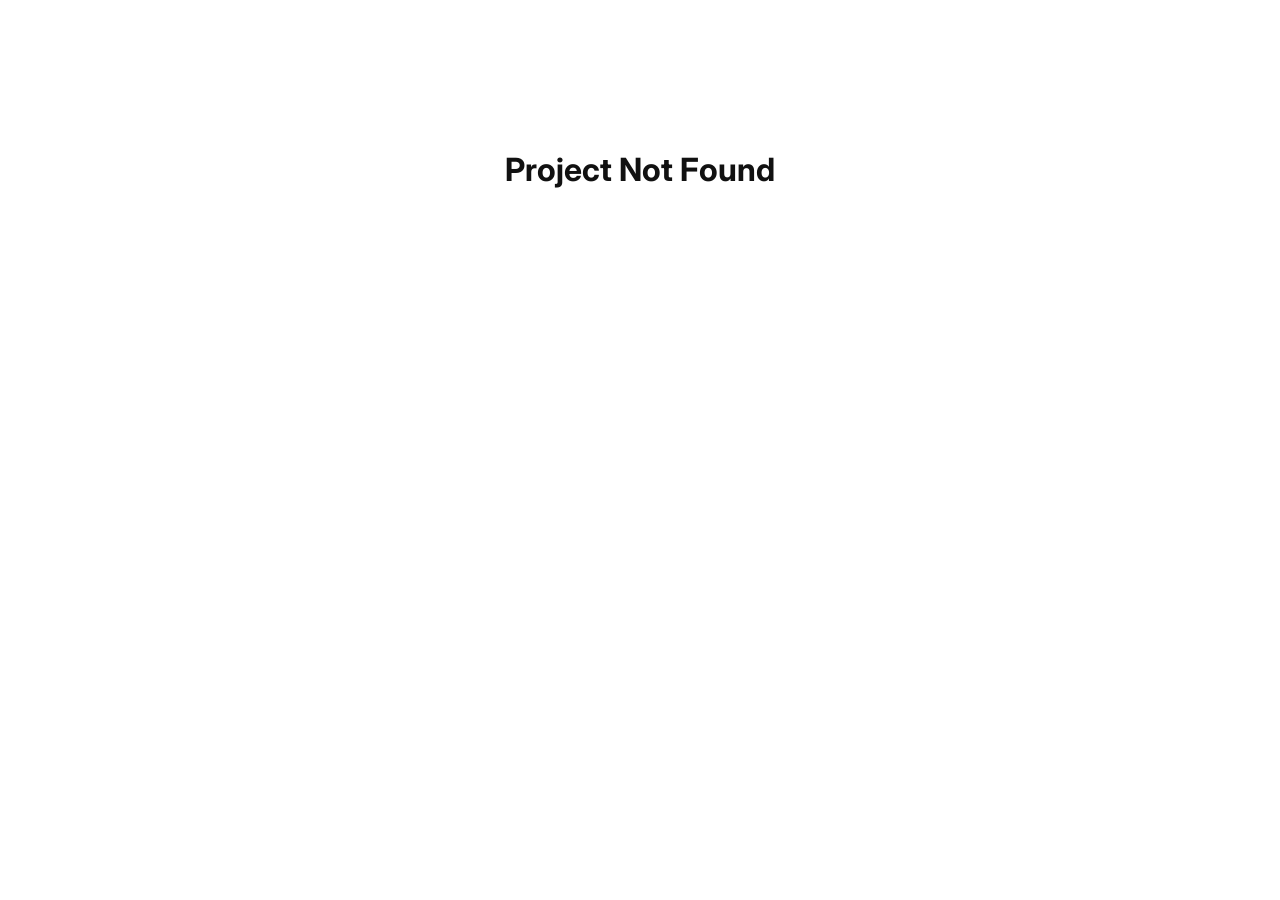
<file: project-details.html>
<!DOCTYPE html>
<html lang="en">

<head>

  <meta charset="UTF-8"/>

  <meta
    name="viewport"
    content="width=device-width, initial-scale=1.0"
  />

  <title>Project Details | CROWN BUILDER</title>

  <!-- GOOGLE FONT -->

  <link rel="preconnect" href="https://fonts.googleapis.com">

  <link
    href="https://fonts.googleapis.com/css2?family=Inter:wght@300;400;500;600;700;800&display=swap"
    rel="stylesheet"
  >

  <!-- FONT AWESOME -->

  <link
    rel="stylesheet"
    href="https://cdnjs.cloudflare.com/ajax/libs/font-awesome/6.5.2/css/all.min.css"
  />

  <!-- CSS -->

  <link rel="stylesheet" href="style.css"/>

</head>

<body>

  <!-- NAVBAR -->

  <header class="navbar">

    <div class="logo">

      <img
        src="./assets/logo.png"
        alt="logo"
      >

      <div>

        <h2>CROWN</h2>
        <span>BUILDER</span>

      </div>

    </div>

    <nav id="navMenu">

      <a href="index.html">Home</a>

      <a href="projects.html">Projects</a>

      <a href="form.html">Contact</a>

    </nav>

    <div class="nav-right">

      <button
        class="gold-btn"
        onclick="window.location.href='form.html'"
      >

        Contact Us

      </button>

      <div class="menu-toggle" id="menuToggle">

        <i class="fa-solid fa-bars"></i>

      </div>

    </div>

  </header>

  <!-- HERO -->

  <section class="project-details-hero">

    <div class="project-details-overlay"></div>

    <div
      class="project-details-content"
      id="projectHeroContent"
    ></div>

  </section>

  <!-- DETAILS -->

  <section class="project-details-page section-spacing">

    <!-- PROJECT INFO -->

    <div
      class="project-info"
      id="projectInfo"
    ></div>

    <!-- PROJECT GALLERY -->

    <div
      class="project-gallery"
      id="projectGallery"
    ></div>

  </section>

  <!-- FOOTER -->

  <footer>

    <div class="footer-grid">

      <div>

        <div class="footer-logo">

          <img
            src="./assets/logo.png"
            alt="logo"
          >

          <div>

            <h3>CROWN</h3>
            <span>BUILDER</span>

          </div>

        </div>

        <p>

          Premium construction company specializing
          in modern house construction, interior
          and exterior design.

        </p>

      </div>

      <!-- LINKS -->

      <div>

        <h4>Quick Links</h4>

        <a href="index.html">Home</a>

        <a href="projects.html">Projects</a>

        <a href="form.html">Contact</a>

      </div>

      <!-- SERVICES -->

      <div>

        <h4>Services</h4>

        <a href="#">Construction</a>

        <a href="#">Interior Design</a>

        <a href="#">Exterior Design</a>

      </div>

      <!-- CONTACT -->

      <div>

        <h4>Contact</h4>

        <p>+91 7675830896</p>

        <p>crownbuilder896@gmail.com</p>

        <p>

          S.V.P. Colony,
          Vasundra Nagar,
          Tiruchanur,
          Tirupati,
          Andhra Pradesh

        </p>

        <p>Pincode: 517503</p>

      </div>

    </div>

  </footer>

  <!-- GSAP -->

  <script src="https://cdnjs.cloudflare.com/ajax/libs/gsap/3.12.5/gsap.min.js"></script>

  <!-- JS -->

  <script src="project-details.js"></script>

</body>

</html>
</file>
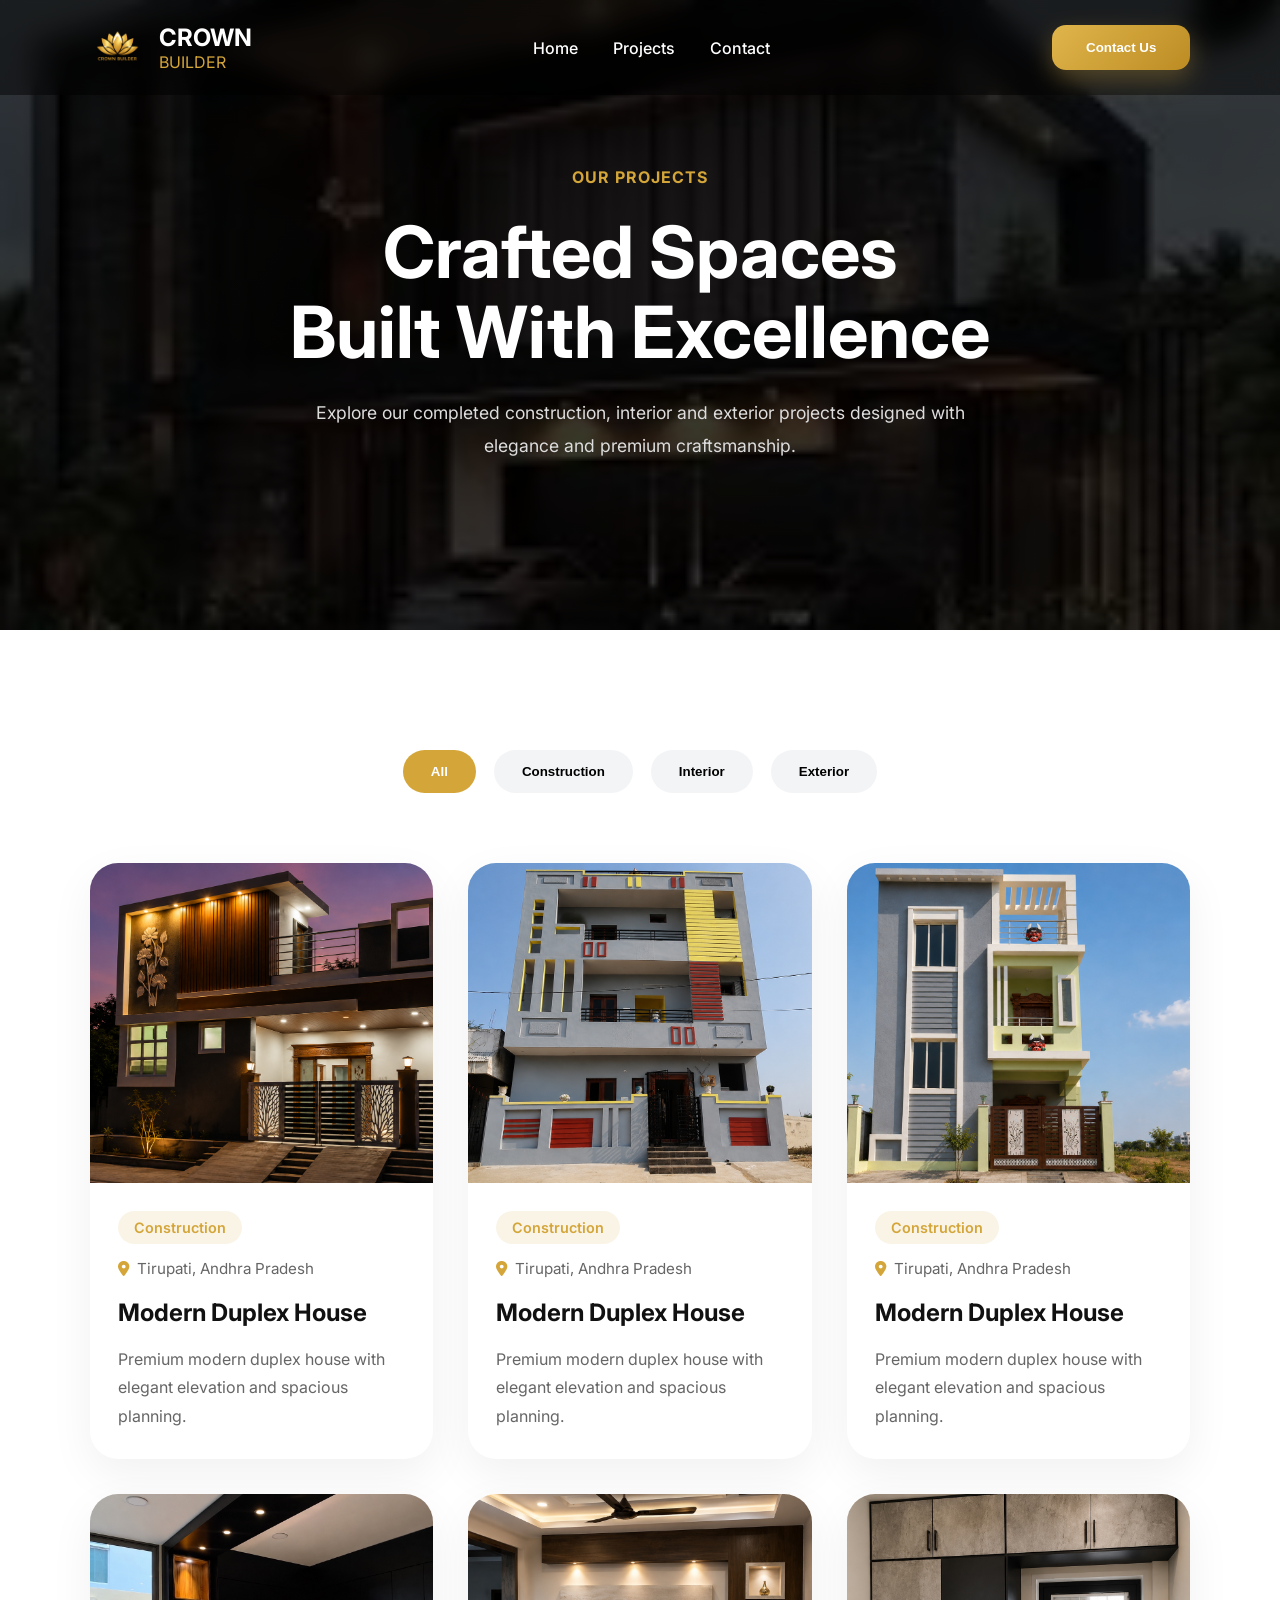
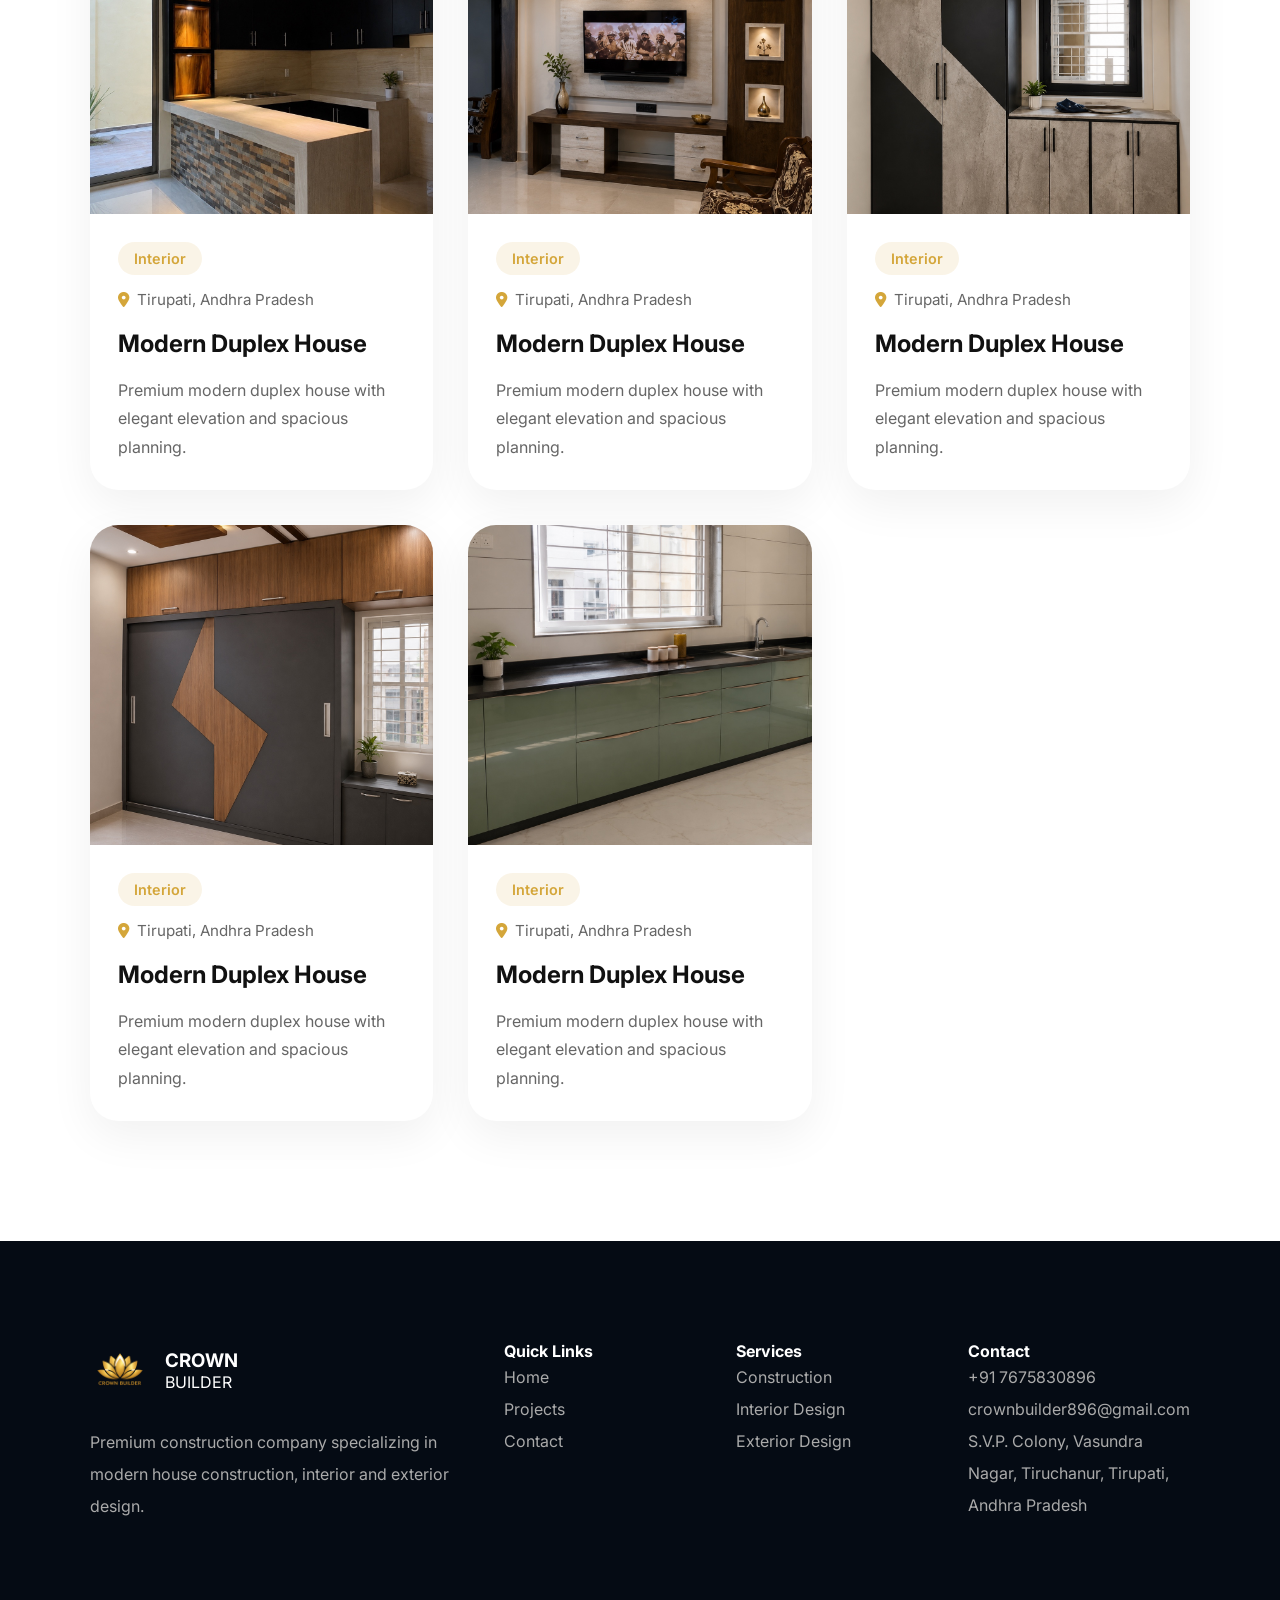
<file: projects.html>
<!DOCTYPE html>
<html lang="en">

<head>

  <meta charset="UTF-8"/>

  <meta
    name="viewport"
    content="width=device-width, initial-scale=1.0"
  />

  <title>Projects | CROWN BUILDER</title>

  <!-- GOOGLE FONT -->

  <link rel="preconnect" href="https://fonts.googleapis.com">

  <link
    href="https://fonts.googleapis.com/css2?family=Inter:wght@300;400;500;600;700;800&display=swap"
    rel="stylesheet"
  >

  <!-- FONT AWESOME -->

  <link
    rel="stylesheet"
    href="https://cdnjs.cloudflare.com/ajax/libs/font-awesome/6.5.2/css/all.min.css"
  />

  <!-- CSS -->

  <link rel="stylesheet" href="style.css"/>

</head>

<body>

  <!-- NAVBAR -->

  <header class="navbar">

    <div class="logo">

      <img src="./assets/logo.png">

      <div>

        <h2>CROWN</h2>
        <span>BUILDER</span>

      </div>

    </div>

    <nav id="navMenu">

      <a href="index.html">Home</a>

      <a href="projects.html">Projects</a>

      <a href="form.html">Contact</a>

    </nav>

    <div class="nav-right">

      <button
        class="gold-btn"
        onclick="window.location.href='form.html'"
      >

        Contact Us

      </button>

      <div class="menu-toggle" id="menuToggle">

        <i class="fa-solid fa-bars"></i>

      </div>

    </div>

  </header>

  <!-- HERO -->

  <section class="projects-hero">

    <div class="projects-hero-overlay"></div>

    <div class="projects-hero-content">

      <span class="section-mini">

        OUR PROJECTS

      </span>

      <h1>

        Crafted Spaces <br>
        Built With Excellence

      </h1>

      <p>

        Explore our completed construction,
        interior and exterior projects designed
        with elegance and premium craftsmanship.

      </p>

    </div>

  </section>

  <!-- PROJECTS -->

  <section class="projects-page section-spacing">

    <!-- FILTERS -->

    <div class="project-filters">

      <button
        class="filter-btn active"
        data-filter="all"
      >
        All
      </button>

      <button
        class="filter-btn"
        data-filter="Construction"
      >
        Construction
      </button>

      <button
        class="filter-btn"
        data-filter="Interior"
      >
        Interior
      </button>

      <button
        class="filter-btn"
        data-filter="Exterior"
      >
        Exterior
      </button>

    </div>

    <!-- PROJECT GRID -->

    <div
      class="projects-page-grid"
      id="projectsContainer"
    ></div>

  </section>

  <!-- FOOTER -->

  <footer>

    <div class="footer-grid">

      <div>

        <div class="footer-logo">

          <img src="./assets/logo.png">

          <div>

            <h3>CROWN</h3>
            <span>BUILDER</span>

          </div>

        </div>

        <p>

          Premium construction company specializing
          in modern house construction, interior
          and exterior design.

        </p>

      </div>

      <div>

        <h4>Quick Links</h4>

        <a href="index.html">Home</a>
        <a href="projects.html">Projects</a>
        <a href="form.html">Contact</a>

      </div>

      <div>

        <h4>Services</h4>

        <a href="#">Construction</a>
        <a href="#">Interior Design</a>
        <a href="#">Exterior Design</a>

      </div>

      <div>

        <h4>Contact</h4>

        <p>+91 7675830896</p>

        <p>crownbuilder896@gmail.com</p>

        <p>

          S.V.P. Colony,
          Vasundra Nagar,
          Tiruchanur,
          Tirupati,
          Andhra Pradesh

        </p>

      </div>

    </div>

  </footer>

  <!-- GSAP -->

  <script src="https://cdnjs.cloudflare.com/ajax/libs/gsap/3.12.5/gsap.min.js"></script>

  <!-- JS -->

  <script src="projects.js"></script>

</body>

</html>
</file>
<file: style.css>
:root{

  --gold:#d4a63a;
  --dark:#08111f;
  --white:#ffffff;
  --gray:#9ca3af;

}

*{
  margin:0;
  padding:0;
  box-sizing:border-box;
}

html,
body{

  overflow-x:hidden;

  scroll-behavior:smooth;

}

body{

  font-family:'Inter',sans-serif;

  background:#fff;

  color:#111;

}

img{

  width:100%;

  display:block;

}

a{

  text-decoration:none;

}

.section-spacing{

  padding:120px 7%;

}

/* CURSOR */

.cursor{

  width:18px;
  height:18px;

  border:2px solid var(--gold);

  border-radius:50%;

  position:fixed;

  transform:translate(-50%,-50%);

  pointer-events:none;

  z-index:99999;

}

/* NAVBAR */

.navbar{

  position:fixed;

  top:0;
  left:0;

  width:100%;

  z-index:999;

  display:flex;

  justify-content:space-between;

  align-items:center;

  padding:20px 7%;

  background:rgba(0,0,0,.45);

  backdrop-filter:blur(12px);

}

.logo{

  display:flex;

  align-items:center;

  gap:14px;

  color:#fff;

}

.logo img{

  width:55px;

}

.logo span{

  color:var(--gold);

}

nav{

  display:flex;

  gap:35px;

}

nav a{

  color:#fff;

  font-weight:500;

  transition:.3s;

}

nav a:hover{

  color:var(--gold);

}

.nav-right{

  display:flex;

  align-items:center;

  gap:25px;

}

.contact-mini{

  display:flex;

  align-items:center;

  gap:10px;

  color:#fff;

}

/* BUTTONS */

.gold-btn{

  background:
  linear-gradient(
  135deg,
  #e0b54b,
  #bc8c23
  );

  color:#fff;

  border:none;

  padding:15px 34px;

  border-radius:14px;

  font-weight:600;

  cursor:pointer;

  transition:.4s;

  box-shadow:
  0 10px 25px rgba(212,166,58,.3);

}

.gold-btn:hover{

  transform:translateY(-4px);

}

.outline-btn{

  background:transparent;

  border:1px solid rgba(255,255,255,.4);

  color:#fff;

  padding:15px 34px;

  border-radius:14px;

  cursor:pointer;

  backdrop-filter:blur(10px);

}

/* HERO */

.hero{

  min-height:100vh;

  position:relative;

  display:flex;

  align-items:center;

  overflow:hidden;

  padding-top:140px;

  padding-bottom:220px;

}

.hero-bg{

  position:absolute;

  inset:0;

  width:100%;
  height:100%;

  object-fit:cover;

}

.hero-overlay{

  position:absolute;

  inset:0;

  background:rgba(0,0,0,.65);

}

.hero-gradient{

  position:absolute;

  inset:0;

  background:
  linear-gradient(
  90deg,
  rgba(0,0,0,.88),
  rgba(0,0,0,.2)
  );

}

.hero-content{

  position:relative;

  z-index:5;

  color:#fff;

  padding-left:7%;

  max-width:760px;

}

.mini-title{

  color:var(--gold);

  font-weight:700;

  letter-spacing:1px;

}

.hero-content h1{

  font-size:5rem;

  line-height:1.05;

  margin:24px 0;

}

.hero-content h1 span{

  color:var(--gold);

}

.hero-content p{

  color:#ddd;

  font-size:1.1rem;

  line-height:1.9;

  max-width:620px;

}

.hero-buttons{

  display:flex;

  gap:20px;

  margin-top:40px;

}

/* FLOATING STATS */

.floating-stats{

  position:absolute;

  bottom:40px;

  left:50%;

  transform:translateX(-50%);

  width:min(1200px,90%);

  z-index:10;

  display:grid;

  grid-template-columns:repeat(4,1fr);

  gap:20px;

}

.floating-card{

  background:rgba(7,19,38,.92);

  backdrop-filter:blur(12px);

  border:1px solid rgba(255,255,255,.08);

  padding:30px;

  border-radius:24px;

  display:flex;

  align-items:center;

  gap:18px;

  color:#fff;

}

.floating-card i{

  color:var(--gold);

  font-size:1.5rem;

}

/* ABOUT */

.about{

  display:grid;

  grid-template-columns:1fr 1fr;

  gap:90px;

  align-items:center;

}

.about-image-wrap{

  position:relative;

}

.about-image{

  height:650px;

  object-fit:cover;

  border-radius:28px;

}

.experience-box{

  position:absolute;

  bottom:25px;
  left:25px;

  background:#031126;

  color:#fff;

  padding:22px;

  border-radius:20px;

  width:190px;

}

.experience-box h2{

  font-size:2.5rem;

  margin-bottom:8px;

}

.section-mini{

  color:var(--gold);

  font-weight:700;

  letter-spacing:1px;

}

.about h2,
.section-heading h2{

  font-size:3rem;

  line-height:1.2;

  margin:20px 0;

}

.about p{

  color:#666;

  line-height:1.9;

  margin-bottom:35px;

}

.about-features{

  display:flex;

  flex-direction:column;

  gap:18px;

}

.feature-item{

  display:flex;

  align-items:center;

  gap:14px;

}

.feature-item i{

  color:var(--gold);

}

/* SERVICES */

.services{

  background:#f7f7f7;

}

.section-heading{

  text-align:center;

  margin-bottom:70px;

}

.services-grid{

  display:grid;

  grid-template-columns:repeat(3,1fr);

  gap:30px;

}

.service-card{

  background:#fff;

  border-radius:24px;

  padding:45px 35px;

  transition:.4s;

  box-shadow:
  0 15px 35px rgba(0,0,0,.04);

}

.service-card:hover{

  transform:translateY(-12px);

}

.service-card i{

  font-size:2rem;

  color:var(--gold);

  margin-bottom:20px;

}

.service-card h3{

  margin-bottom:15px;

}

.service-card p{

  color:#666;

  line-height:1.8;

}

/* CTA */

.cta{

  position:relative;

  padding:140px 7%;

  text-align:center;

  background:url('assets/cta.jpg') center/cover;

}

.cta-overlay{

  position:absolute;

  inset:0;

  background:rgba(0,0,0,.75);

}

.cta-content{

  position:relative;

  z-index:3;

  color:#fff;

}

.cta h2{

  font-size:4rem;

  margin:25px 0;

}

/* FOOTER */

footer{

  background:#050b14;

  color:#fff;

  padding:100px 7%;

}

.footer-grid{

  display:grid;

  grid-template-columns:2fr 1fr 1fr 1fr;

  gap:50px;

}

.footer-logo{

  display:flex;

  align-items:center;

  gap:15px;

  margin-bottom:25px;

}

.footer-logo img{

  width:60px;

}

footer p,
footer a{

  color:#aaa;

  line-height:2;

  display:block;

}

/* MODAL */

.quote-modal{

  position:fixed;

  inset:0;

  background:rgba(0,0,0,.75);

  display:none;

  justify-content:center;

  align-items:center;

  z-index:99999;

}

.quote-modal.active{

  display:flex;

}

.quote-box{

  background:#fff;

  width:90%;
  max-width:650px;

  border-radius:28px;

  padding:50px;

  position:relative;

}

.close-modal{

  position:absolute;

  top:20px;
  right:25px;

  font-size:2rem;

  cursor:pointer;

}

.quote-box h2{

  text-align:center;

  margin-bottom:40px;

}

.quote-options{

  display:grid;

  grid-template-columns:1fr 1fr;

  gap:25px;

}

.quote-option{

  background:#f7f7f7;

  padding:40px 30px;

  border-radius:20px;

  text-align:center;

  transition:.4s;

  color:#111;

}

.quote-option:hover{

  transform:translateY(-8px);

  background:#08111f;

  color:#fff;

}

.quote-option i{

  font-size:2rem;

  color:var(--gold);

  margin-bottom:20px;

}

.quote-option h3{

  margin-bottom:12px;

}

.menu-toggle{

  display:none;

}

/* RESPONSIVE */

@media(max-width:1100px){

  .hero-content h1{

    font-size:4rem;

  }

  .services-grid{

    grid-template-columns:repeat(2,1fr);

  }

}

@media(max-width:991px){

  .cursor{
    display:none;
  }

  .navbar{

    padding:18px 5%;

  }

  nav{

    position:fixed;

    top:85px;
    right:-100%;

    width:280px;
    height:100vh;

    background:#08111f;

    flex-direction:column;

    padding:50px 35px;

    transition:.5s;

  }

  nav.active{

    right:0;

  }

  .menu-toggle{

    display:block;

    color:#fff;

    font-size:1.5rem;

    cursor:pointer;

  }

  .contact-mini{

    display:none;

  }

  .hero{

    min-height:auto;

    padding-top:150px;

    padding-bottom:80px;

  }

  .hero-content{

    padding:0 5%;

    max-width:100%;

  }

  .hero-content h1{

    font-size:3rem;

  }

  .hero-buttons{

    flex-direction:column;

  }

  .hero-buttons button{

    width:100%;

  }

  .floating-stats{

    position:relative;

    left:auto;

    transform:none;

    bottom:auto;

    width:100%;

    grid-template-columns:1fr;

    padding:35px 5%;

    margin-top:50px;

  }

  .about{

    grid-template-columns:1fr;

    gap:50px;

  }

  .about-image{

    height:420px;

  }

  .about h2,
  .section-heading h2{

    font-size:2.2rem;

  }

  .services-grid{

    grid-template-columns:1fr;

  }

  .cta h2{

    font-size:2.5rem;

  }

  .footer-grid{

    grid-template-columns:1fr;

  }

  .quote-options{

    grid-template-columns:1fr;

  }

}

@media(max-width:600px){

  .hero-content h1{

    font-size:2.5rem;

  }

  .section-spacing{

    padding:90px 5%;

  }

  .cta{

    padding:100px 5%;

  }

  .cta h2{

    font-size:2rem;

    line-height:1.3;

  }

  .quote-box{

    padding:35px 25px;

  }

}
/* ========================= */
/* PROJECT PAGE */
/* ========================= */

.projects-hero{
    height:70vh;
    position:relative;
    display:flex;
    align-items:center;
    justify-content:center;
    text-align:center;
    overflow:hidden;
    background:url('assets/hero.jpg') center/cover no-repeat;
}

.projects-hero-overlay{
    position:absolute;
    inset:0;
    background:linear-gradient(
        rgba(0,0,0,.75),
        rgba(0,0,0,.8)
    );
}

.projects-hero-content{
    position:relative;
    z-index:5;
    color:#fff;
    max-width:850px;
    padding:0 5%;
}

.projects-hero-content h1{
    font-size:4.5rem;
    line-height:1.1;
    margin:25px 0;
}

.projects-hero-content p{
    color:#ddd;
    line-height:1.9;
    font-size:1.1rem;
}

/* FILTERS */

.project-filters{
    display:flex;
    justify-content:center;
    flex-wrap:wrap;
    gap:18px;
    margin-bottom:70px;
}

.filter-btn{
    border:none;
    padding:14px 28px;
    border-radius:50px;
    background:#f3f4f6;
    cursor:pointer;
    font-weight:600;
    transition:.3s ease;
}

.filter-btn.active,
.filter-btn:hover{
    background:var(--gold);
    color:#fff;
}

/* GRID */

.projects-page-grid{
    display:grid;
    grid-template-columns:repeat(3,1fr);
    gap:35px;
    align-items:start;
}

/* CARD */

.project-page-card{
    position:relative;
    background:#fff;
    border-radius:28px;
    overflow:hidden;
    box-shadow:0 15px 45px rgba(0,0,0,.06);
    transition:0.4s ease;
    color:#111;

    /* FIX */
    opacity:1 !important;
    transform:none !important;
    filter:none !important;
    visibility:visible !important;
}

.project-page-card:hover{
    transform:translateY(-10px);
    box-shadow:0 25px 60px rgba(0,0,0,.12);
}

/* IMAGE */

.project-image-wrap{
    width:100%;
    height:320px;
    overflow:hidden;
}

.project-image-wrap img{
    width:100%;
    height:100%;
    object-fit:cover;
    display:block;
    transition:.5s ease;
}

.project-page-card:hover .project-image-wrap img{
    transform:scale(1.08);
}

/* CONTENT */

.project-page-content{
    padding:28px;
}

.project-top{
    display:flex;
    justify-content:space-between;
    align-items:center;
    flex-wrap:wrap;
    gap:15px;
    margin-bottom:18px;
}

.project-category{
    background:rgba(212,166,58,.12);
    color:var(--gold);
    padding:8px 16px;
    border-radius:40px;
    font-size:.9rem;
    font-weight:600;
}

.project-location{
    display:flex;
    align-items:center;
    gap:8px;
    color:#666;
    font-size:.95rem;
}

.project-location i{
    color:var(--gold);
}

.project-page-content h3{
    font-size:1.5rem;
    margin-bottom:15px;
    line-height:1.4;
}

.project-page-content p{
    color:#666;
    line-height:1.8;
}

/* RESPONSIVE */

@media(max-width:1100px){

    .projects-page-grid{
        grid-template-columns:repeat(2,1fr);
    }

}

@media(max-width:991px){

    .projects-hero{
        height:60vh;
    }

    .projects-hero-content h1{
        font-size:3rem;
    }

    .projects-page-grid{
        grid-template-columns:1fr;
    }

}

@media(max-width:600px){

    .projects-hero{
        height:55vh;
    }

    .projects-hero-content h1{
        font-size:2.3rem;
    }

    .projects-hero-content p{
        font-size:.95rem;
    }

    .project-image-wrap{
        height:260px;
    }

    .project-page-content{
        padding:22px;
    }

}

/* ========================= */
/* PROJECT DETAILS PAGE */
/* ========================= */

.project-details-hero{

  height:65vh;

  position:relative;

  display:flex;

  align-items:center;

  justify-content:center;

  text-align:center;

  background:
  url('assets/hero.jpg')
  center/cover;

  overflow:hidden;

}

.project-details-overlay{

  position:absolute;

  inset:0;

  background:
  linear-gradient(
  rgba(0,0,0,.78),
  rgba(0,0,0,.82)
  );

}

.project-details-content{

  position:relative;

  z-index:5;

  color:#fff;

  padding:0 5%;

  max-width:900px;

}

.project-details-content h1{

  font-size:4.5rem;

  line-height:1.1;

  margin:20px 0;

}

.project-details-content p{

  display:flex;

  align-items:center;

  justify-content:center;

  gap:10px;

  color:#ddd;

  font-size:1.1rem;

}

.project-details-content i{

  color:var(--gold);

}

/* PROJECT INFO */

.project-details-page{

  max-width:1400px;

  margin:auto;

}

.project-info{

  margin-bottom:70px;

}

.project-description{

  background:#fff;

  border-radius:28px;

  padding:50px;

  box-shadow:
  0 15px 40px rgba(0,0,0,.06);

}

.project-description h2{

  font-size:2.3rem;

  margin-bottom:20px;

}

.project-description p{

  color:#666;

  line-height:2;

  font-size:1.05rem;

}

/* GALLERY */

.project-gallery{

  display:grid;

  grid-template-columns:
  repeat(3,1fr);

  gap:30px;

}

.gallery-item{

  overflow:hidden;

  border-radius:24px;

  box-shadow:
  0 12px 35px rgba(0,0,0,.06);

}

.gallery-item img{

  width:100%;
  height:100%;

  object-fit:cover;

  transition:.6s;

}

.gallery-item:hover img{

  transform:scale(1.08);

}

/* RESPONSIVE */

@media(max-width:1100px){

  .project-gallery{

    grid-template-columns:
    repeat(2,1fr);

  }

}

@media(max-width:991px){

  .project-details-hero{

    height:55vh;

  }

  .project-details-content h1{

    font-size:3rem;

  }

  .project-gallery{

    grid-template-columns:1fr;

  }

  .project-description{

    padding:35px;

  }

}

@media(max-width:600px){

  .project-details-hero{

    height:50vh;

  }

  .project-details-content h1{

    font-size:2.3rem;

  }

  .project-description{

    padding:28px 22px;

  }

  .project-description h2{

    font-size:1.8rem;

  }

  .project-description p{

    font-size:.95rem;

    line-height:1.9;

  }

}

/* ========================= */
/* CUSTOMER REVIEW */
/* ========================= */

.customer-review{

  margin-top:90px;

}

.review-card{

  max-width:900px;

  margin:auto;

  background:#fff;

  border-radius:30px;

  padding:45px;

  box-shadow:
  0 20px 60px rgba(0,0,0,.08);

  transition:.4s;

}

.review-card:hover{

  transform:translateY(-8px);

  box-shadow:
  0 30px 80px rgba(0,0,0,.12);

}

/* TOP */

.review-top{

  display:flex;

  align-items:center;

  gap:22px;

  margin-bottom:25px;

}

.review-top img{

  width:95px;
  height:95px;

  border-radius:50%;

  object-fit:cover;

  border:4px solid rgba(212,166,58,.2);

}

.review-top h3{

  font-size:1.5rem;

  margin-bottom:6px;

}

.review-top span{

  color:#777;

  font-size:1rem;

}

/* STARS */

.review-stars{

  display:flex;

  gap:8px;

  margin-bottom:25px;

}

.review-stars i{

  color:var(--gold);

  font-size:1rem;

}

/* MESSAGE */

.review-card p{

  color:#666;

  line-height:2;

  font-size:1.05rem;

}

/* RESPONSIVE */

@media(max-width:768px){

  .review-card{

    padding:35px 28px;

  }

}

@media(max-width:600px){

  .review-top{

    flex-direction:column;

    align-items:flex-start;

  }

  .review-top img{

    width:80px;
    height:80px;

  }

  .review-card{

    padding:28px 22px;

    border-radius:22px;

  }

  .review-card p{

    font-size:.95rem;

    line-height:1.9;

  }

}
.project-card{
    width: 100%;
    max-width: 480px;
    background: #fff;
    border-radius: 25px;
    overflow: hidden;
    opacity: 1;
    transform: translateY(0);
}
</file>
